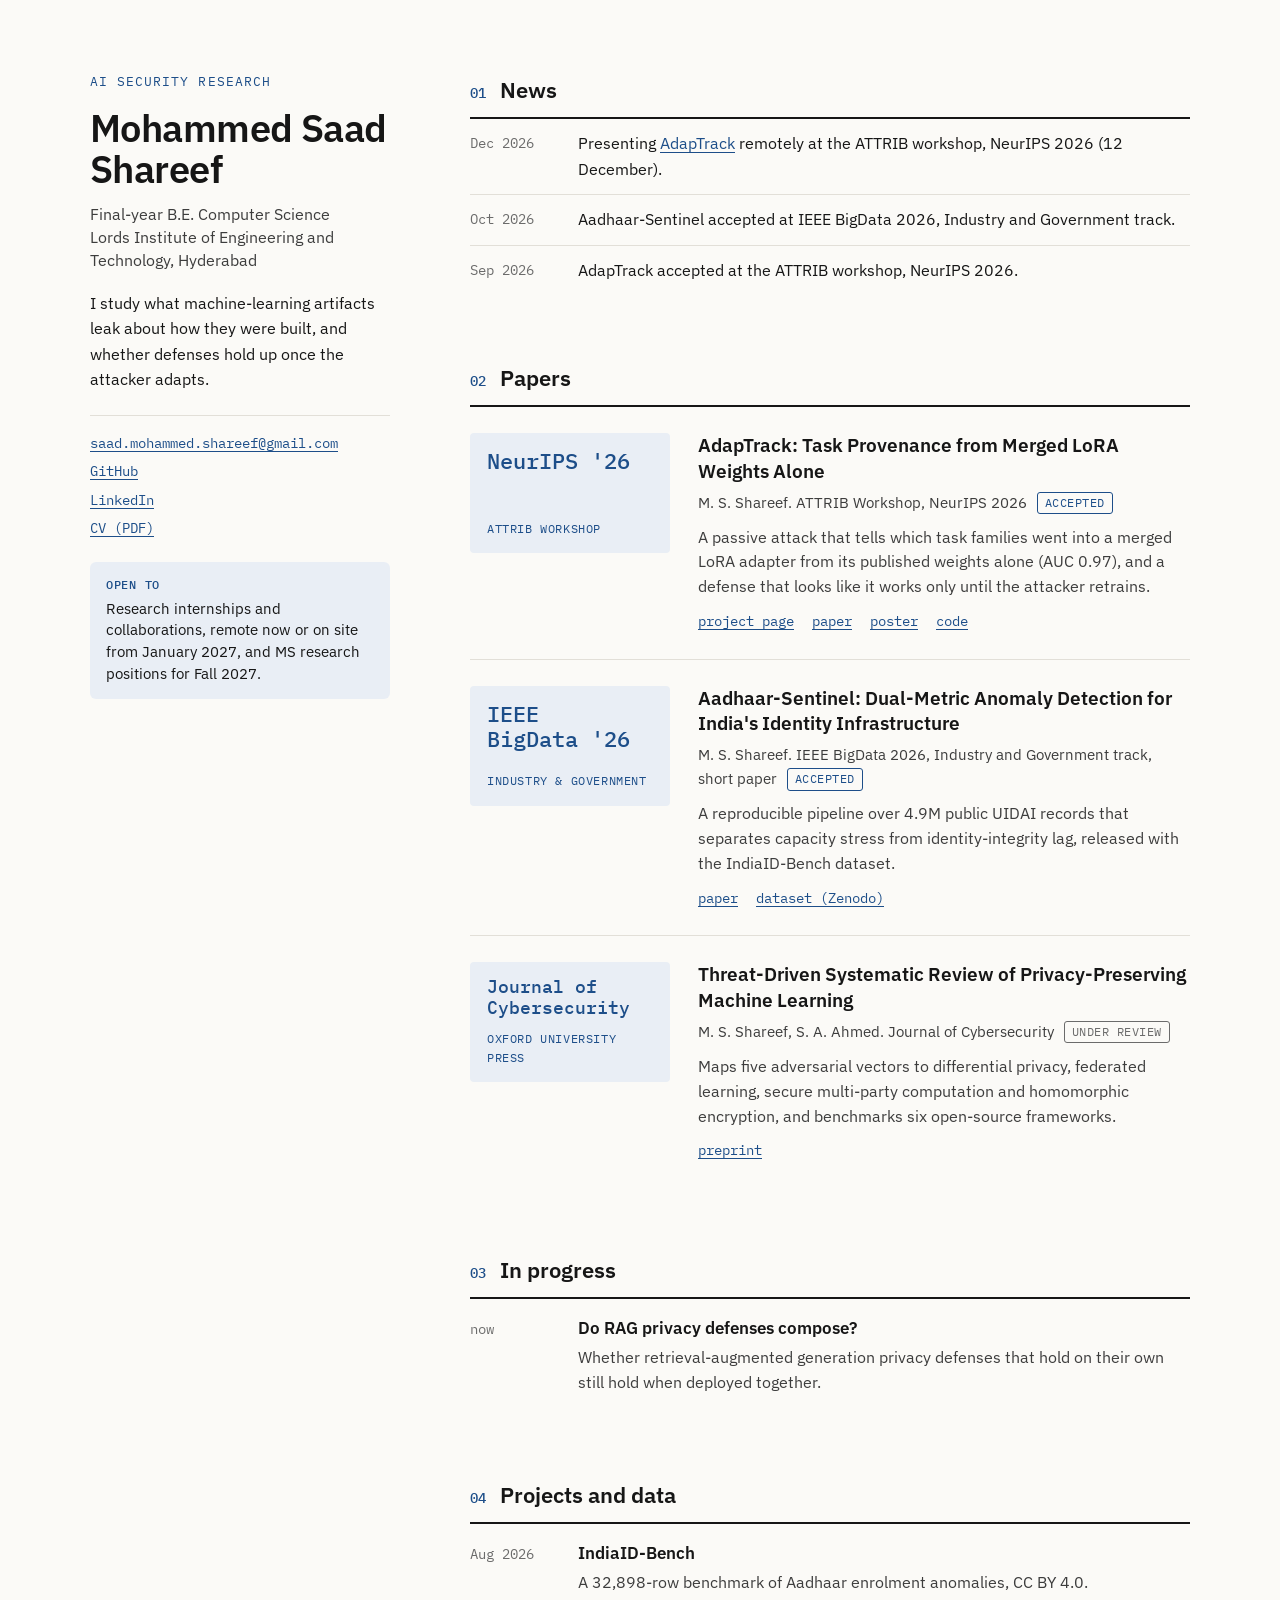
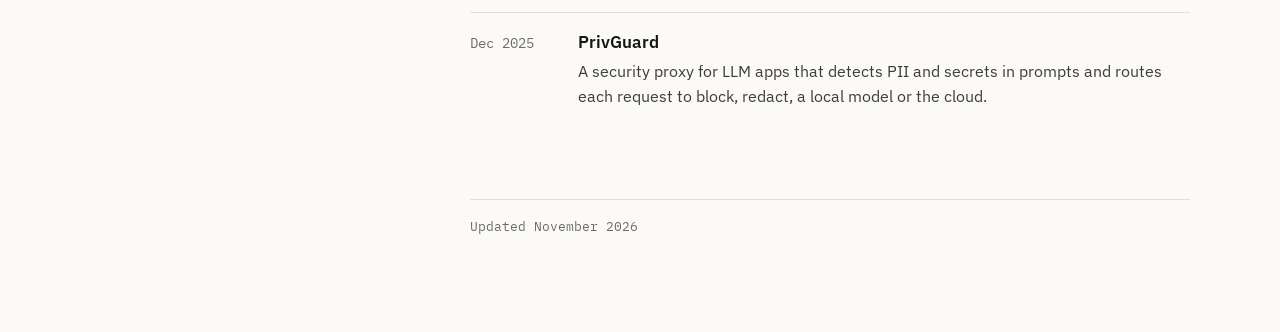
<file: index.html>
<!doctype html>
<html lang="en">
<head>
<meta charset="utf-8">
<meta name="viewport" content="width=device-width, initial-scale=1">
<title>Mohammed Saad Shareef</title>
<meta name="description" content="Mohammed Saad Shareef: AI security research. Papers, projects and contact.">
<link rel="preconnect" href="https://fonts.googleapis.com">
<link rel="preconnect" href="https://fonts.gstatic.com" crossorigin>
<link rel="stylesheet" href="https://fonts.googleapis.com/css2?family=IBM+Plex+Mono:wght@400;500&family=IBM+Plex+Sans:ital,wght@0,400;0,600;1,400&display=swap">
<link rel="stylesheet" href="style.css">
</head>
<body>
<div class="layout">

<aside class="side">
<p class="kicker">AI security research</p>
<h1>Mohammed Saad Shareef</h1>
<p class="role">Final-year B.E. Computer Science<br>Lords Institute of Engineering and Technology, Hyderabad</p>
<p class="bio">I study what machine-learning artifacts leak about how they were built, and whether defenses hold up once the attacker adapts.</p>
<ul class="links">
<li><span class="label">Email</span><a href="mailto:saad.mohammed.shareef@gmail.com">saad.mohammed.shareef@gmail.com</a></li>
<li><span class="label">GitHub</span><a href="https://github.com/saad-research">GitHub</a></li>
<li><span class="label">LinkedIn</span><a href="https://www.linkedin.com/in/mohammed-saad-shareef/">LinkedIn</a></li>
<li><span class="label">CV</span><a href="files/cv-mohammed-saad-shareef.pdf">CV (PDF)</a></li>
</ul>
<p class="open"><b>Open to</b>Research internships and collaborations, remote now or on site from January 2027, and MS research positions for Fall 2027.</p>
</aside>

<main class="main">

<section>
<h2><span class="num">01</span>News</h2>
<ul class="news">
<li><span class="date">Dec 2026</span><span>Presenting <a href="adaptrack/">AdapTrack</a> remotely at the ATTRIB workshop, NeurIPS 2026 (12 December).</span></li>
<li><span class="date">Oct 2026</span><span>Aadhaar-Sentinel accepted at IEEE BigData 2026, Industry and Government track.</span></li>
<li><span class="date">Sep 2026</span><span>AdapTrack accepted at the ATTRIB workshop, NeurIPS 2026.</span></li>
</ul>
</section>

<section>
<h2><span class="num">02</span>Papers</h2>

<article class="paper">
<a class="thumb type" href="adaptrack/"><span class="big">NeurIPS '26</span><span class="small">ATTRIB Workshop</span></a>
<div>
<p class="title"><a href="adaptrack/">AdapTrack: Task Provenance from Merged LoRA Weights Alone</a></p>
<p class="meta">M. S. Shareef. ATTRIB Workshop, NeurIPS 2026 <span class="tag">Accepted</span></p>
<p class="desc">A passive attack that tells which task families went into a merged LoRA adapter from its published weights alone (AUC 0.97), and a defense that looks like it works only until the attacker retrains.</p>
<p class="plinks"><a href="adaptrack/">project page</a><a href="files/adaptrack-neurips-attrib-2026.pdf">paper</a><a href="files/adaptrack-poster.pdf">poster</a><a href="https://github.com/saad-research/AdapTrack">code</a></p>
</div>
</article>

<article class="paper">
<a class="thumb type" href="https://doi.org/10.5281/zenodo.21507204"><span class="big">IEEE<br>BigData '26</span><span class="small">Industry &amp; Government</span></a>
<div>
<p class="title">Aadhaar-Sentinel: Dual-Metric Anomaly Detection for India's Identity Infrastructure</p>
<p class="meta">M. S. Shareef. IEEE BigData 2026, Industry and Government track, short paper <span class="tag">Accepted</span></p>
<p class="desc">A reproducible pipeline over 4.9M public UIDAI records that separates capacity stress from identity-integrity lag, released with the IndiaID-Bench dataset.</p>
<p class="plinks"><a href="files/aadhaar-sentinel-ieee-bigdata-2026.pdf">paper</a><a href="https://doi.org/10.5281/zenodo.21507204">dataset (Zenodo)</a></p>
</div>
</article>

<article class="paper">
<div class="thumb type"><span class="big" style="font-size: 18px">Journal of<br>Cybersecurity</span><span class="small">Oxford University Press</span></div>
<div>
<p class="title">Threat-Driven Systematic Review of Privacy-Preserving Machine Learning</p>
<p class="meta">M. S. Shareef, S. A. Ahmed. Journal of Cybersecurity <span class="tag pending">Under review</span></p>
<p class="desc">Maps five adversarial vectors to differential privacy, federated learning, secure multi-party computation and homomorphic encryption, and benchmarks six open-source frameworks.</p>
<p class="plinks"><a href="files/jocs-ppml-review-preprint.pdf">preprint</a></p>
</div>
</article>
</section>

<section>
<h2><span class="num">03</span>In progress</h2>
<div class="row">
<span class="date">now</span>
<div>
<p class="title">Do RAG privacy defenses compose?</p>
<p class="desc">Whether retrieval-augmented generation privacy defenses that hold on their own still hold when deployed together.</p>
</div>
</div>
</section>

<section>
<h2><span class="num">04</span>Projects and data</h2>
<div class="row">
<span class="date">Aug 2026</span>
<div>
<p class="title"><a href="https://doi.org/10.5281/zenodo.21507204">IndiaID-Bench</a></p>
<p class="desc">A 32,898-row benchmark of Aadhaar enrolment anomalies, CC BY 4.0.</p>
</div>
</div>
<div class="row">
<span class="date">Dec 2025</span>
<div>
<p class="title"><a href="https://github.com/saad-research/Privguard_A-Privacy-Gateway-for-LLMs">PrivGuard</a></p>
<p class="desc">A security proxy for LLM apps that detects PII and secrets in prompts and routes each request to block, redact, a local model or the cloud.</p>
</div>
</div>
</section>

<footer>Updated November 2026</footer>
</main>

</div>
</body>
</html>
</file>
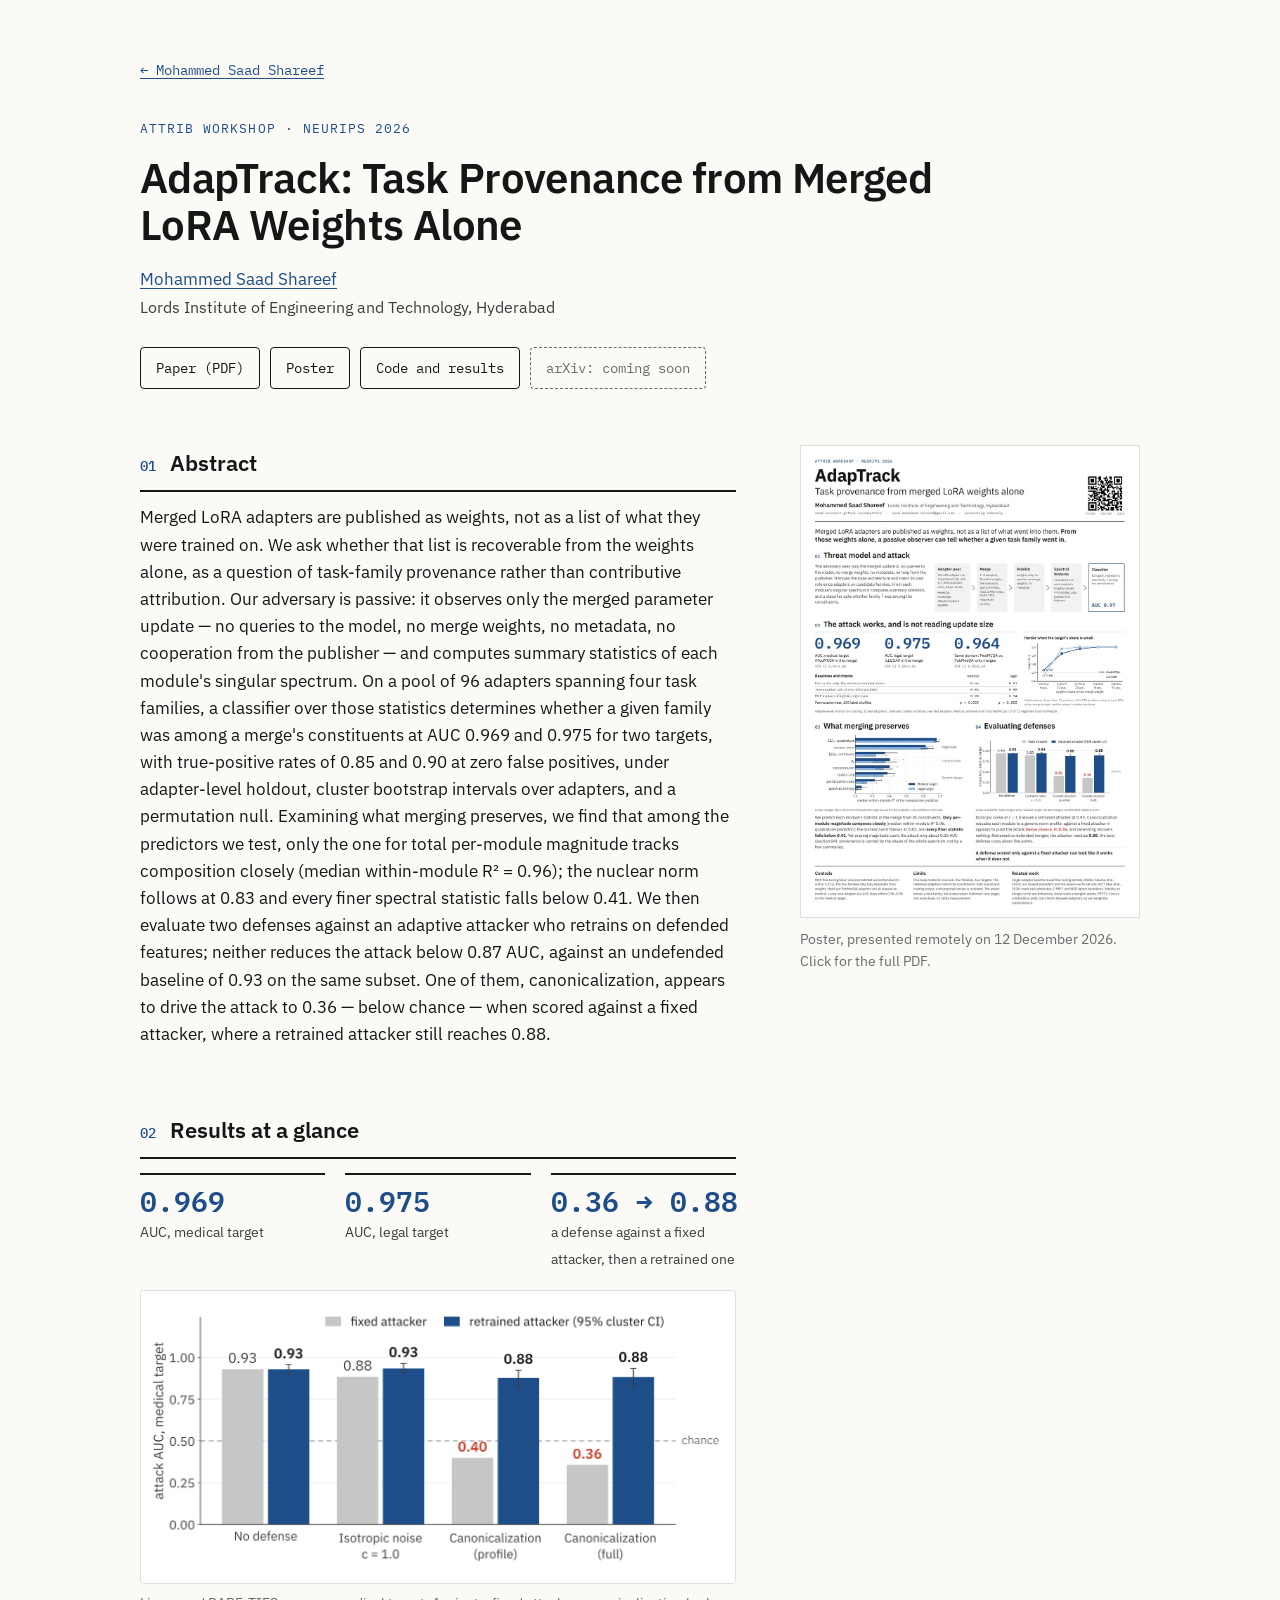
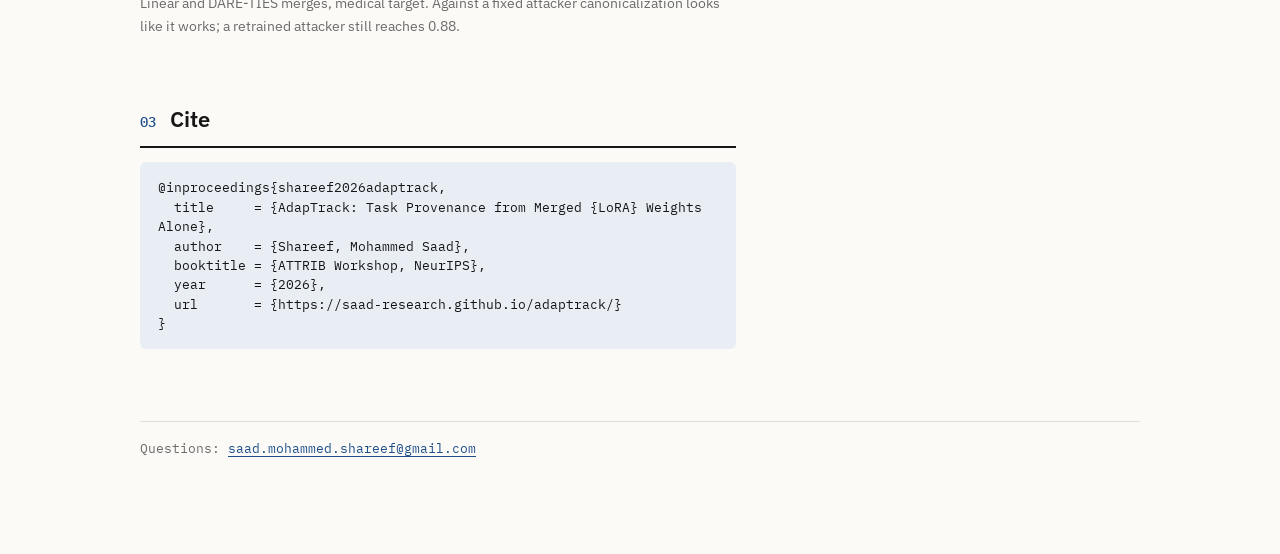
<file: adaptrack/index.html>
<!doctype html>
<html lang="en">
<head>
<meta charset="utf-8">
<meta name="viewport" content="width=device-width, initial-scale=1">
<title>AdapTrack: Task Provenance from Merged LoRA Weights Alone</title>
<meta name="description" content="AdapTrack (ATTRIB Workshop, NeurIPS 2026): recovering which task families went into a merged LoRA adapter from its weights alone. Paper, poster, code.">
<!-- Google Scholar indexing -->
<meta name="citation_title" content="AdapTrack: Task Provenance from Merged LoRA Weights Alone">
<meta name="citation_author" content="Shareef, Mohammed Saad">
<meta name="citation_author_institution" content="Lords Institute of Engineering and Technology">
<meta name="citation_publication_date" content="2026/12/12">
<meta name="citation_conference_title" content="ATTRIB Workshop (Attributing Model Behavior at Scale), NeurIPS 2026">
<meta name="citation_pdf_url" content="https://saad-research.github.io/files/adaptrack-neurips-attrib-2026.pdf">
<link rel="preconnect" href="https://fonts.googleapis.com">
<link rel="preconnect" href="https://fonts.gstatic.com" crossorigin>
<link rel="stylesheet" href="https://fonts.googleapis.com/css2?family=IBM+Plex+Mono:wght@400;500;600&family=IBM+Plex+Sans:ital,wght@0,400;0,600;1,400&display=swap">
<link rel="stylesheet" href="../style.css">
</head>
<body>
<main class="paper-page">

<a class="back" href="../">← Mohammed Saad Shareef</a>

<header class="paper-head">
<p class="kicker">ATTRIB Workshop · NeurIPS 2026</p>
<h1>AdapTrack: Task Provenance from Merged LoRA Weights Alone</h1>
<p class="authors"><a href="../">Mohammed Saad Shareef</a></p>
<p class="venue">Lords Institute of Engineering and Technology, Hyderabad</p>
<div class="buttons">
<a href="../files/adaptrack-neurips-attrib-2026.pdf">Paper (PDF)</a>
<a href="../files/adaptrack-poster.pdf">Poster</a>
<a href="https://github.com/saad-research/AdapTrack">Code and results</a>
<span>arXiv: coming soon</span>
</div>
</header>

<div class="paper-body">
<div>
<section>
<h2><span class="num">01</span>Abstract</h2>
<p>Merged LoRA adapters are published as weights, not as a list of what they were trained on. We ask whether that list is recoverable from the weights alone, as a question of task-family provenance rather than contributive attribution. Our adversary is passive: it observes only the merged parameter update — no queries to the model, no merge weights, no metadata, no cooperation from the publisher — and computes summary statistics of each module's singular spectrum. On a pool of 96 adapters spanning four task families, a classifier over those statistics determines whether a given family was among a merge's constituents at AUC 0.969 and 0.975 for two targets, with true-positive rates of 0.85 and 0.90 at zero false positives, under adapter-level holdout, cluster bootstrap intervals over adapters, and a permutation null. Examining what merging preserves, we find that among the predictors we test, only the one for total per-module magnitude tracks composition closely (median within-module R² = 0.96); the nuclear norm follows at 0.83 and every finer spectral statistic falls below 0.41. We then evaluate two defenses against an adaptive attacker who retrains on defended features; neither reduces the attack below 0.87 AUC, against an undefended baseline of 0.93 on the same subset. One of them, canonicalization, appears to drive the attack to 0.36 — below chance — when scored against a fixed attacker, where a retrained attacker still reaches 0.88.</p>
</section>

<section>
<h2><span class="num">02</span>Results at a glance</h2>
<div class="numbers">
<div><b>0.969</b><span>AUC, medical target</span></div>
<div><b>0.975</b><span>AUC, legal target</span></div>
<div><b>0.36 → 0.88</b><span>a defense against a fixed attacker, then a retrained one</span></div>
</div>
<figure class="figure">
<img src="thumb.png" alt="Bar chart of attack AUC under four defense settings, for a fixed and a retrained attacker" width="1200" height="591">
<figcaption>Linear and DARE-TIES merges, medical target. Against a fixed attacker canonicalization looks like it works; a retrained attacker still reaches 0.88.</figcaption>
</figure>
</section>

<section>
<h2><span class="num">03</span>Cite</h2>
<pre>@inproceedings{shareef2026adaptrack,
  title     = {AdapTrack: Task Provenance from Merged {LoRA} Weights Alone},
  author    = {Shareef, Mohammed Saad},
  booktitle = {ATTRIB Workshop, NeurIPS},
  year      = {2026},
  url       = {https://saad-research.github.io/adaptrack/}
}</pre>
</section>
</div>

<figure class="poster-side">
<a href="../files/adaptrack-poster.pdf"><img src="poster-preview.jpg" alt="AdapTrack poster" width="962" height="1339"></a>
<figcaption>Poster, presented remotely on 12 December 2026. Click for the full PDF.</figcaption>
</figure>
</div>

<footer>Questions: <a href="mailto:saad.mohammed.shareef@gmail.com">saad.mohammed.shareef@gmail.com</a></footer>
</main>
</body>
</html>
</file>
<file: style.css>
/* Mohammed Saad Shareef — personal site */
:root {
  --paper: #fbfaf7;
  --surface: #ffffff;
  --ink: #161616;
  --ink-2: #3d3d3d;
  --muted: #6b6b6b;
  --rule: #e2dfd8;
  --accent: #1d4e89;
  --accent-soft: #e9eef5;
  --sans: "IBM Plex Sans", system-ui, -apple-system, "Segoe UI", sans-serif;
  --mono: "IBM Plex Mono", ui-monospace, "SFMono-Regular", Menlo, monospace;
}
@media (prefers-color-scheme: dark) {
  :root {
    --paper: #121212;
    --surface: #1a1a1a;
    --ink: #ececea;
    --ink-2: #c4c4c0;
    --muted: #9a9a95;
    --rule: #2e2e2c;
    --accent: #8fb3e6;
    --accent-soft: #1c2633;
  }
  .thumb img { filter: brightness(0.92); }
}

* { box-sizing: border-box; }
html { -webkit-text-size-adjust: 100%; }
body {
  margin: 0;
  background: var(--paper);
  color: var(--ink);
  font-family: var(--sans);
  font-size: 17px;
  line-height: 1.6;
}
a { color: var(--accent); text-decoration-thickness: 1px; text-underline-offset: 3px; }
a:hover { text-decoration-thickness: 2px; }
p { margin: 12px 0 0; }

/* ------------------------------------------------ layout */
.layout {
  max-width: 1180px;
  margin: 0 auto;
  padding: 72px 40px 96px;
  display: grid;
  grid-template-columns: 300px minmax(0, 1fr);
  gap: 80px;
  align-items: start;
}
.side { position: sticky; top: 56px; }
.main { min-width: 0; }

/* ------------------------------------------------ sidebar */
.kicker {
  margin: 0 0 14px;
  font-family: var(--mono);
  font-size: 13px;
  letter-spacing: 0.08em;
  text-transform: uppercase;
  color: var(--accent);
}
.side h1 {
  margin: 0;
  font-size: 38px;
  line-height: 1.08;
  font-weight: 600;
  letter-spacing: -0.015em;
}
.role { margin: 14px 0 0; font-size: 15.5px; color: var(--ink-2); line-height: 1.5; }
.bio { margin: 18px 0 0; font-size: 16px; color: var(--ink); }
.links {
  margin: 22px 0 0;
  padding: 16px 0 0;
  border-top: 1px solid var(--rule);
  list-style: none;
  display: grid;
  gap: 6px;
  font-family: var(--mono);
  font-size: 14px;
}
.links li { display: block; }
.links .label { display: none; }
.links a { overflow-wrap: anywhere; }
.open {
  margin: 22px 0 0;
  padding: 14px 16px;
  background: var(--accent-soft);
  border-left: 0;
  border-radius: 6px;
  font-size: 14.5px;
  line-height: 1.5;
}
.open b { display: block; font-family: var(--mono); font-size: 12px; font-weight: 500; letter-spacing: 0.06em; text-transform: uppercase; color: var(--accent); margin-bottom: 4px; }

/* ------------------------------------------------ sections */
section + section { margin-top: 64px; }
h2 {
  margin: 0;
  padding-bottom: 10px;
  border-bottom: 2px solid var(--ink);
  display: flex;
  align-items: baseline;
  gap: 14px;
  font-size: 22px;
  font-weight: 600;
}
h2 .num { font-family: var(--mono); font-size: 14px; font-weight: 500; color: var(--accent); }

/* news */
.news { margin: 0; padding: 0; list-style: none; }
.news li {
  display: grid;
  grid-template-columns: 92px minmax(0, 1fr);
  gap: 16px;
  padding: 12px 0;
  border-bottom: 1px solid var(--rule);
  font-size: 16px;
}
.news li:last-child { border-bottom: 0; }
.date { font-family: var(--mono); font-size: 13.5px; color: var(--muted); padding-top: 2px; }

/* papers */
.paper {
  display: grid;
  grid-template-columns: 200px minmax(0, 1fr);
  gap: 28px;
  padding: 26px 0;
  border-bottom: 1px solid var(--rule);
}
.paper:last-child { border-bottom: 0; }
.thumb {
  display: block;
  aspect-ratio: 200 / 120;
  border: 1px solid var(--rule);
  border-radius: 4px;
  background: var(--surface);
  overflow: hidden;
  text-decoration: none;
}
.thumb img { width: 100%; height: 100%; object-fit: cover; object-position: center 40%; display: block; }
.thumb.type {
  display: flex;
  flex-direction: column;
  justify-content: space-between;
  padding: 14px 16px;
  background: var(--accent-soft);
  border-color: transparent;
  color: var(--accent);
}
.thumb.type .big { font-family: var(--mono); font-size: 22px; font-weight: 500; line-height: 1.15; }
.thumb.type .small { font-family: var(--mono); font-size: 12px; letter-spacing: 0.05em; text-transform: uppercase; }
.title { margin: 0; font-size: 18.5px; font-weight: 600; line-height: 1.4; }
.title a { color: var(--ink); text-decoration: none; }
.title a:hover { color: var(--accent); text-decoration: underline; }
.meta { margin: 6px 0 0; font-size: 15px; color: var(--ink-2); }
.tag {
  display: inline-block;
  margin-left: 6px;
  padding: 1px 7px;
  border: 1px solid currentColor;
  border-radius: 3px;
  font-family: var(--mono);
  font-size: 11.5px;
  letter-spacing: 0.04em;
  text-transform: uppercase;
  color: var(--accent);
  vertical-align: 1px;
}
.tag.pending { color: var(--muted); }
.desc { margin: 10px 0 0; font-size: 15.5px; color: var(--ink-2); }
.plinks { margin: 12px 0 0; display: flex; flex-wrap: wrap; gap: 4px 18px; font-family: var(--mono); font-size: 13.5px; }

/* simple rows (in progress, projects) */
.row {
  display: grid;
  grid-template-columns: 92px minmax(0, 1fr);
  gap: 16px;
  padding: 18px 0;
  border-bottom: 1px solid var(--rule);
}
.row:last-child { border-bottom: 0; }
.row .title { font-size: 17px; }
.row .desc { margin-top: 4px; }

footer {
  margin-top: 72px;
  padding-top: 16px;
  border-top: 1px solid var(--rule);
  font-family: var(--mono);
  font-size: 12.5px;
  color: var(--muted);
}

/* ------------------------------------------------ paper page */
.paper-page { max-width: 1080px; margin: 0 auto; padding: 56px 40px 96px; }
.back { font-family: var(--mono); font-size: 13.5px; }
.paper-head { margin-top: 36px; max-width: 860px; }
.paper-head h1 { margin: 0; font-size: 42px; line-height: 1.12; font-weight: 600; letter-spacing: -0.015em; }
.authors { margin: 18px 0 0; font-size: 17px; }
.venue { margin: 2px 0 0; color: var(--ink-2); font-size: 16px; }
.buttons { margin: 26px 0 0; display: flex; flex-wrap: wrap; gap: 10px; }
.buttons a, .buttons span {
  font-family: var(--mono);
  font-size: 14px;
  padding: 9px 15px;
  border: 1.5px solid var(--ink);
  border-radius: 4px;
  color: var(--ink);
  text-decoration: none;
}
.buttons a:hover { background: var(--ink); color: var(--paper); }
.buttons span { border-style: dashed; color: var(--muted); border-color: var(--muted); }
.paper-body {
  margin-top: 56px;
  display: grid;
  grid-template-columns: minmax(0, 1fr) 340px;
  gap: 64px;
  align-items: start;
}
.numbers { margin: 14px 0 0; display: grid; grid-template-columns: repeat(3, minmax(0, 1fr)); gap: 20px; }
.numbers div { border-top: 2px solid var(--ink); padding-top: 10px; }
.numbers b { display: block; white-space: nowrap; font-family: var(--mono); font-size: 28px; font-weight: 600; color: var(--accent); line-height: 1.15; }
.numbers span { font-size: 14px; color: var(--ink-2); }
.figure { margin: 18px 0 0; }
.figure img { width: 100%; height: auto; display: block; border: 1px solid var(--rule); border-radius: 4px; background: #fff; }
.figure figcaption { margin-top: 8px; font-size: 14px; color: var(--muted); }
.poster-side { position: sticky; top: 40px; margin: 0; }
.poster-side img { width: 100%; height: auto; display: block; border: 1px solid var(--rule); }
.poster-side figcaption { margin-top: 10px; font-size: 14px; color: var(--muted); }
pre {
  margin: 14px 0 0;
  padding: 16px 18px;
  overflow-x: auto;
  background: var(--accent-soft);
  border-radius: 6px;
  font-family: var(--mono);
  font-size: 12.5px;
  line-height: 1.55;
  white-space: pre-wrap;
  overflow-wrap: anywhere;
}

/* ------------------------------------------------ narrow screens */
@media (max-width: 900px) {
  .layout { grid-template-columns: minmax(0, 1fr); gap: 48px; padding: 48px 22px 80px; }
  .side { position: static; }
  .paper-body { grid-template-columns: minmax(0, 1fr); gap: 48px; }
  .poster-side { position: static; max-width: 420px; }
  .paper-page { padding: 40px 22px 80px; }
}
@media (max-width: 600px) {
  .side h1 { font-size: 34px; }
  .paper { grid-template-columns: minmax(0, 1fr); gap: 14px; }
  .thumb { max-width: 320px; }
  .news li, .row { grid-template-columns: minmax(0, 1fr); gap: 2px; }
  .paper-head h1 { font-size: 30px; }
  .numbers { grid-template-columns: minmax(0, 1fr); }
}
</file>
